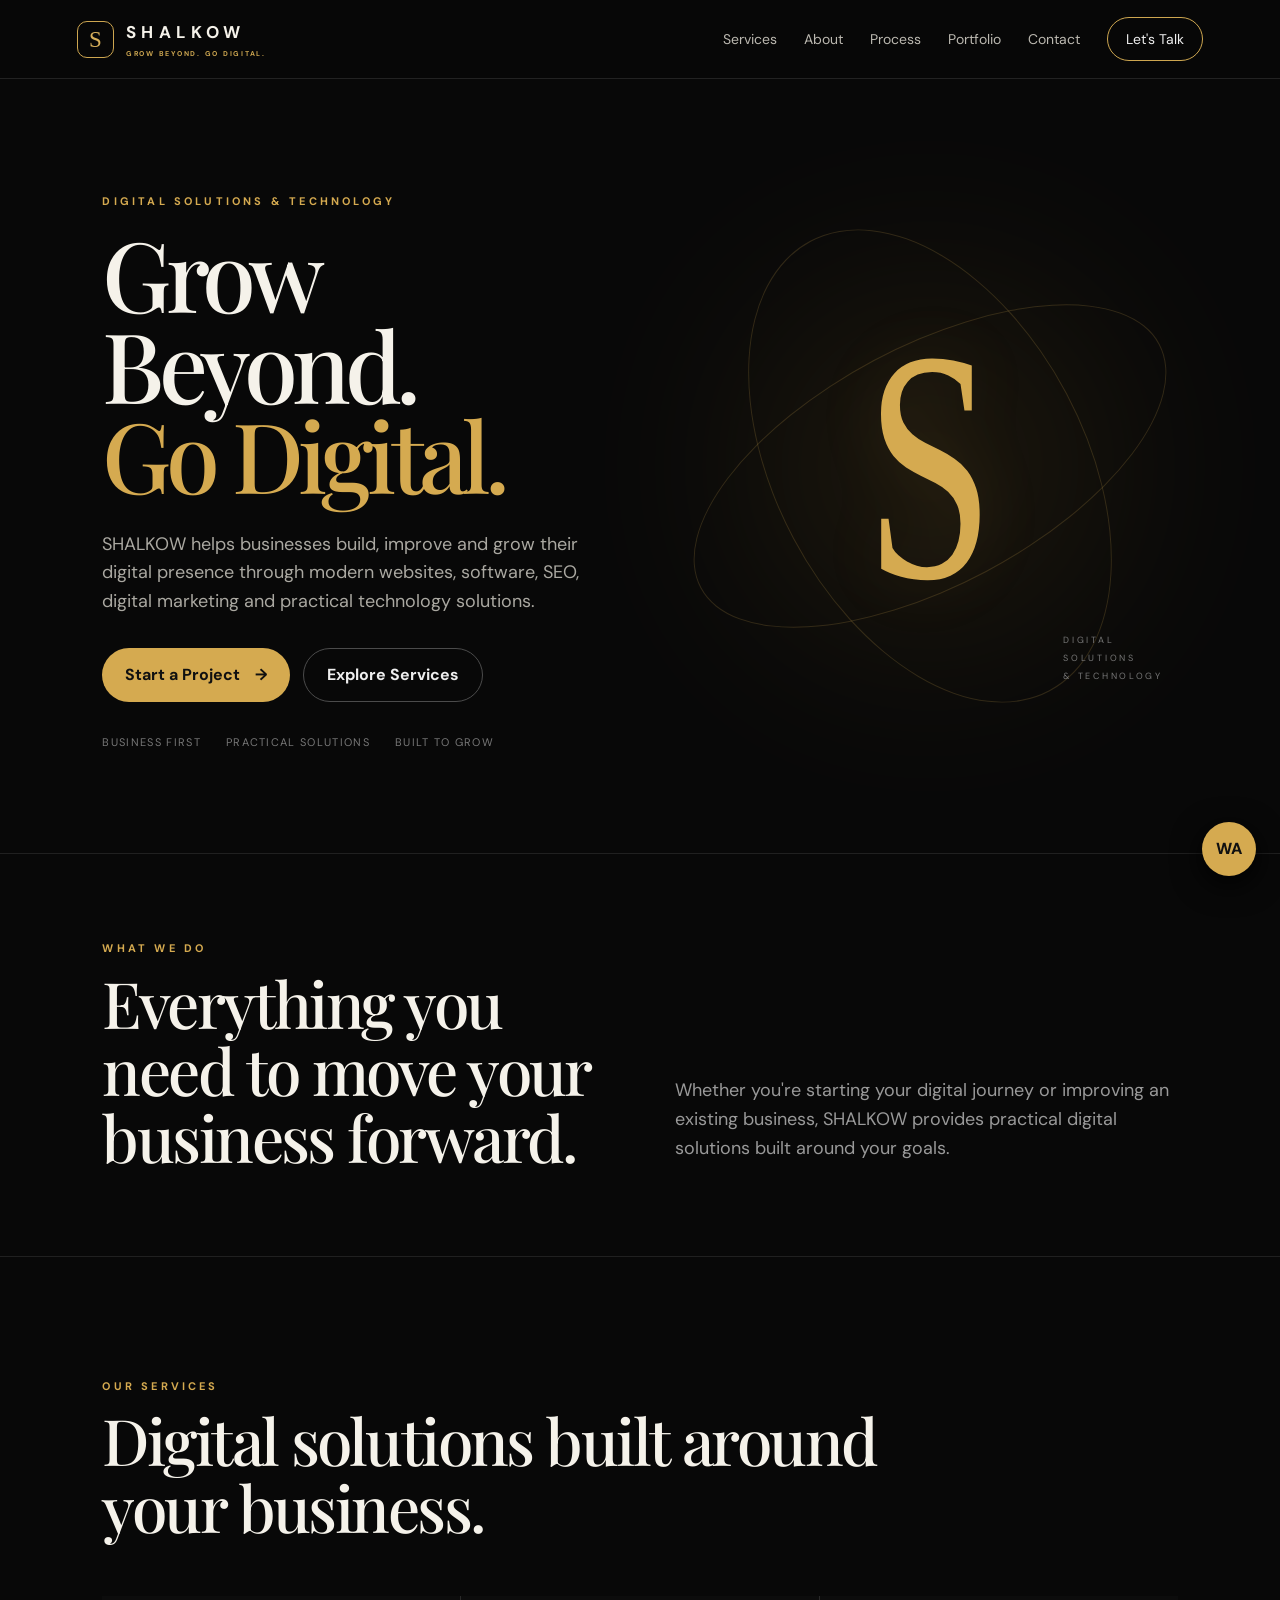
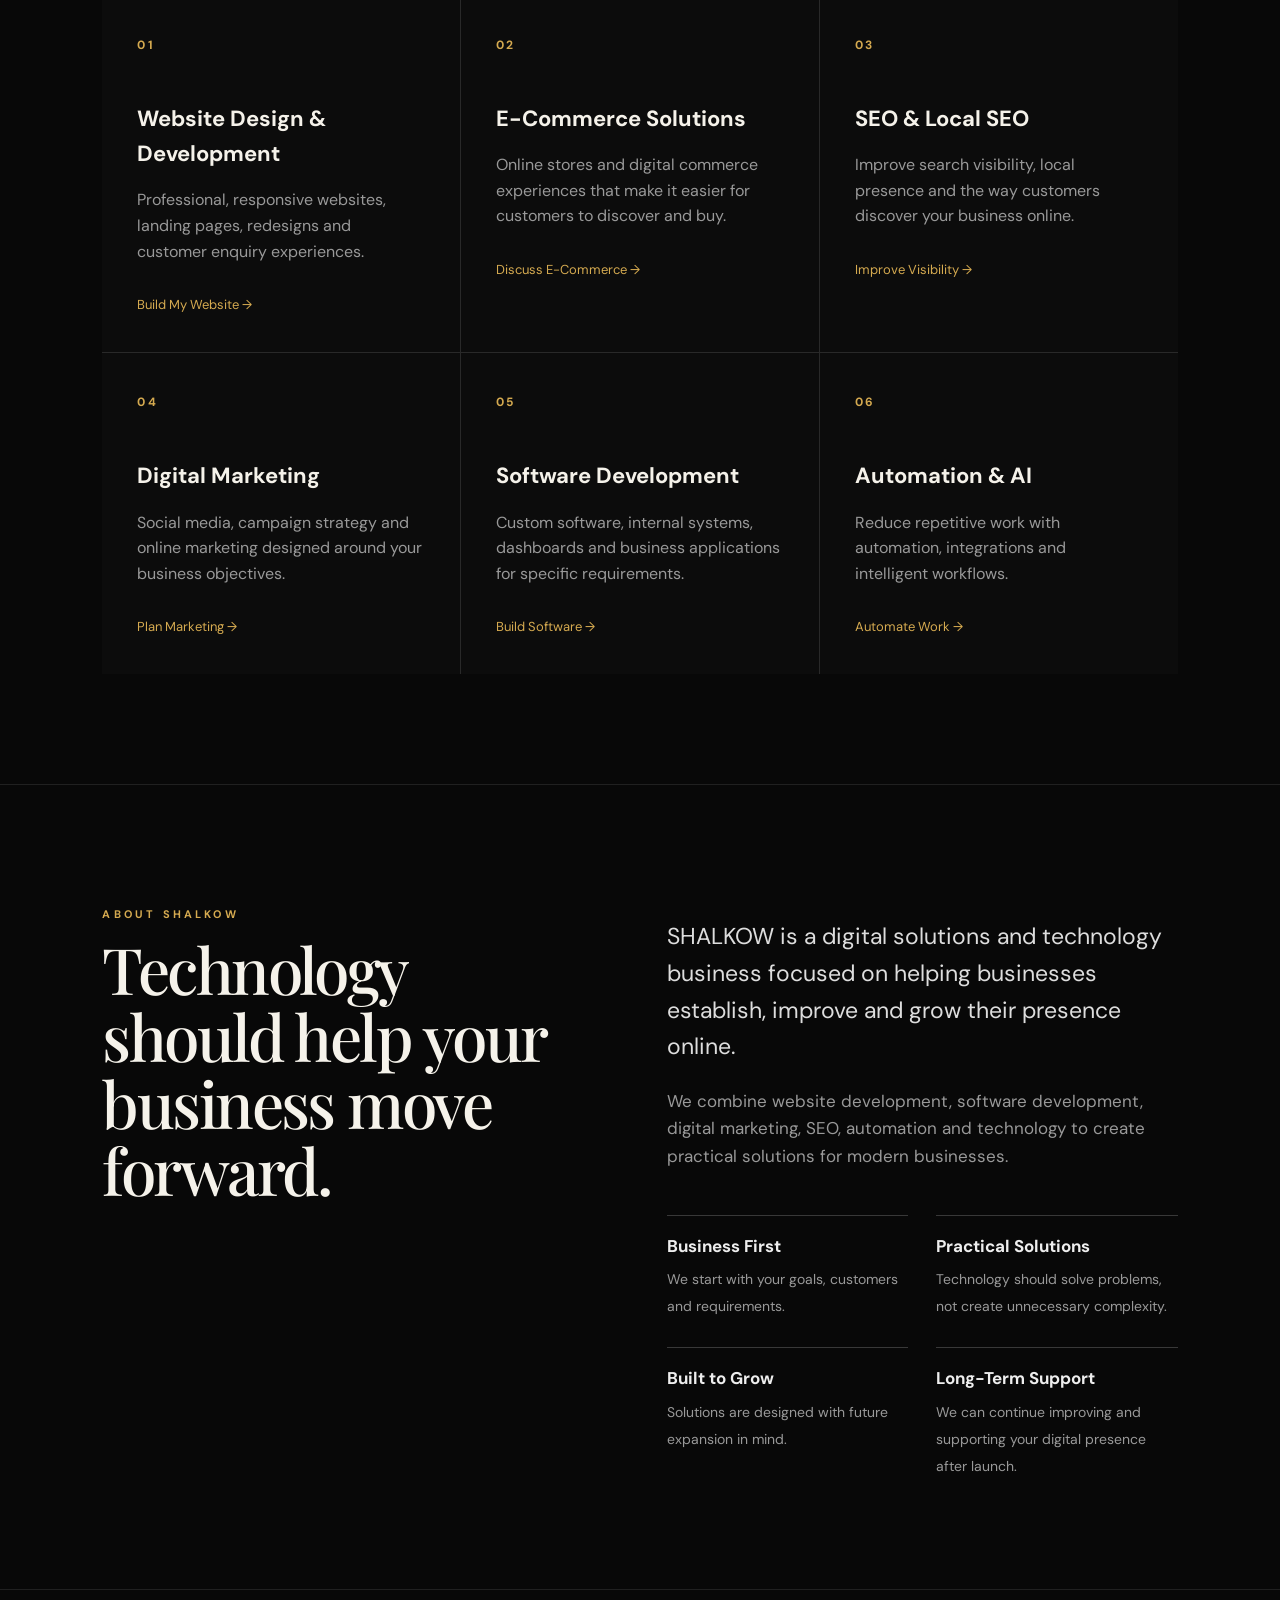
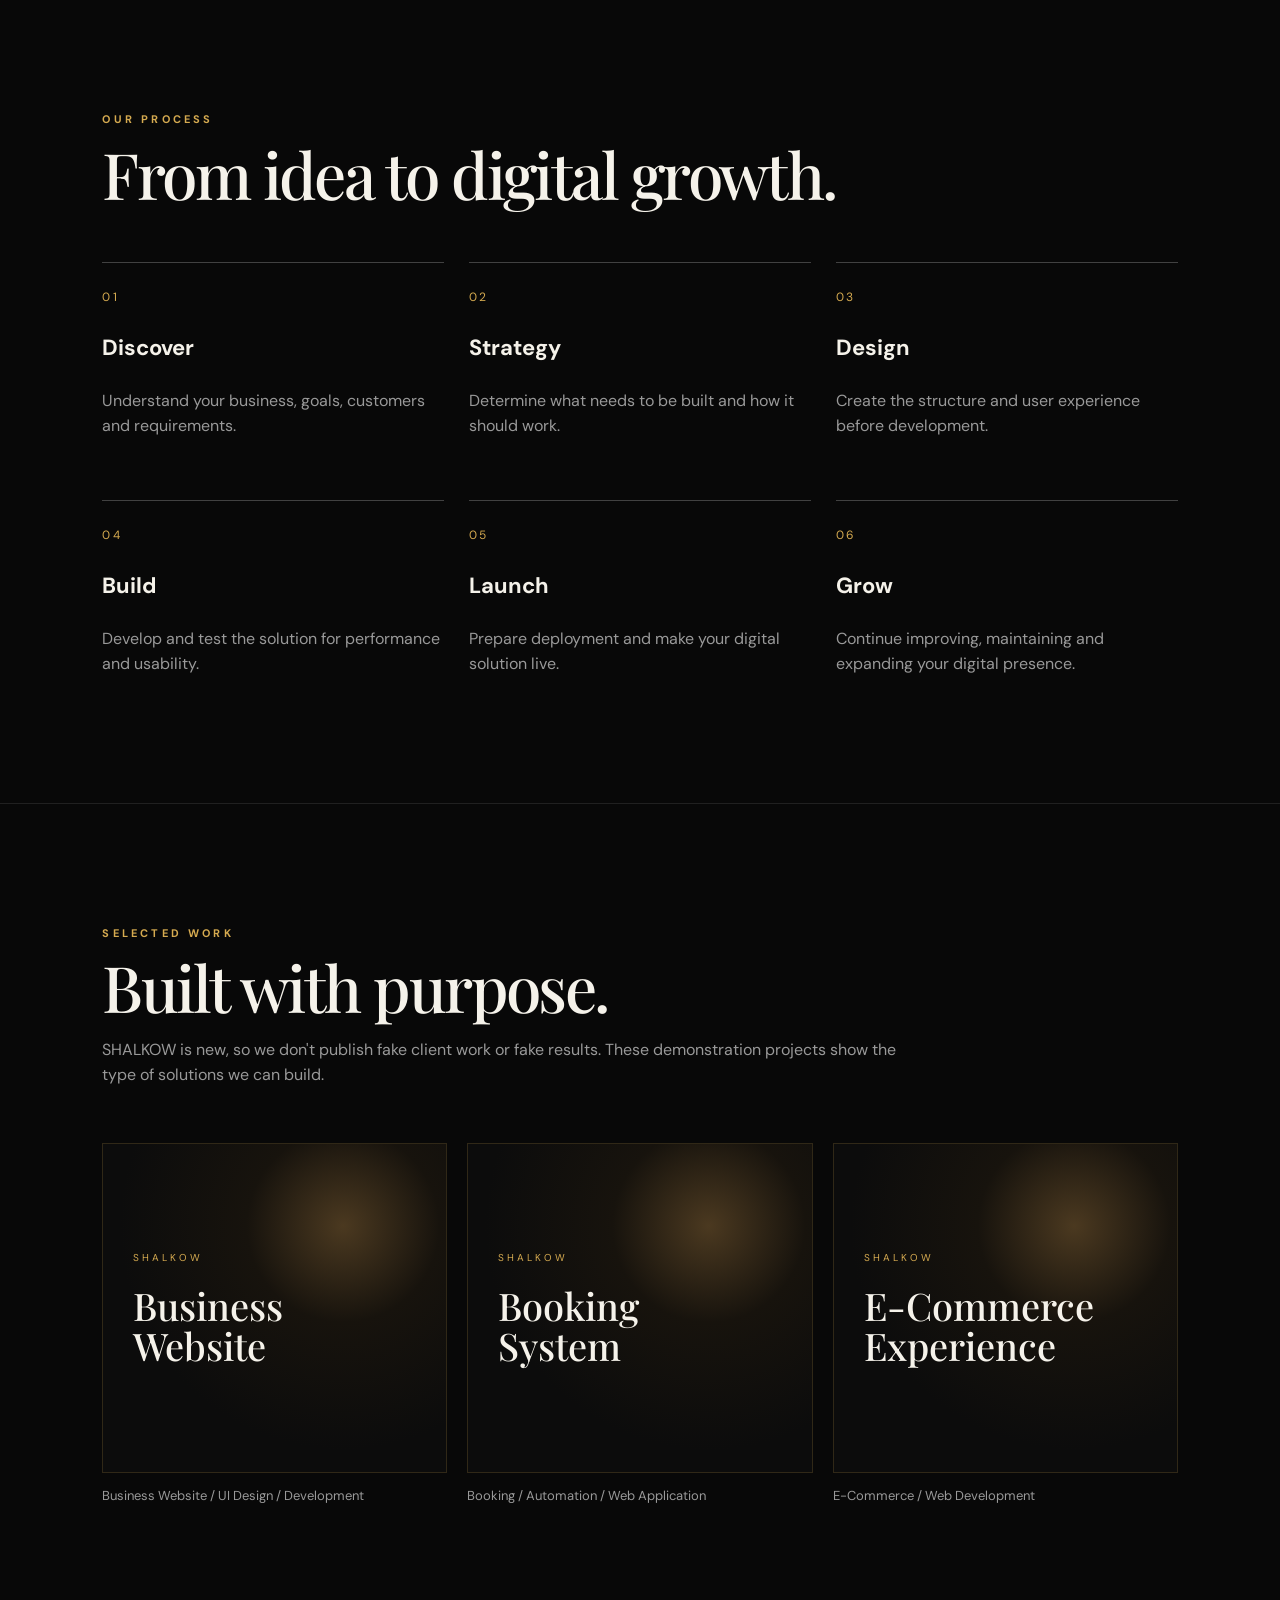
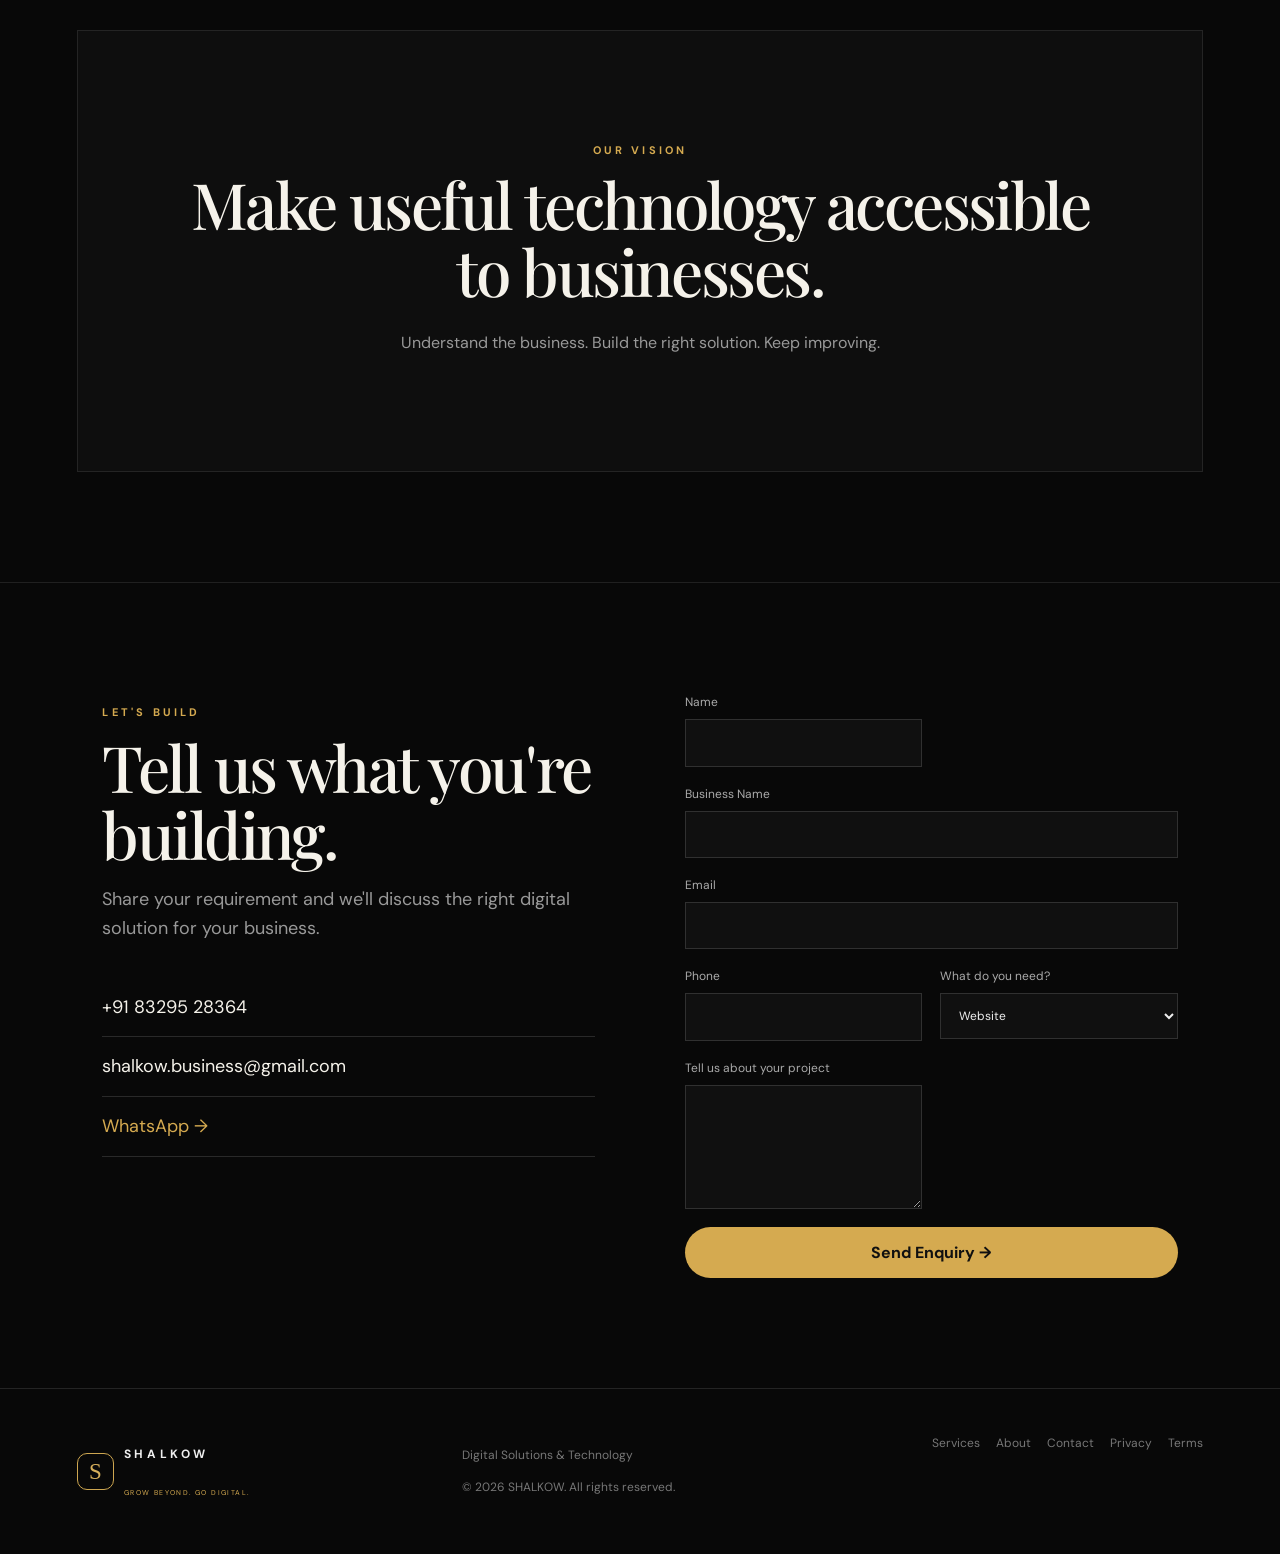
<file: index.html>
<!doctype html>
<html lang="en">
<head>
  <meta charset="utf-8">
  <meta name="viewport" content="width=device-width, initial-scale=1">
<meta name="description" content="SHALKOW is a digital solutions and technology business providing website development, e-commerce, SEO, digital marketing, software development, automation and technology solutions.">  <meta name="theme-color" content="#080808">
  <link rel="canonical" href="https://shalkowbusiness.github.io/shalkow-website/">
  <meta property="og:title" content="SHALKOW — Grow Beyond. Go Digital.">
<meta property="og:description" content="Digital solutions and technology for businesses — websites, SEO, marketing, software and automation.">
<meta property="og:url" content="https://shalkowbusiness.github.io/shalkow-website/">
<meta property="og:type" content="website">
  <meta name="google-site-verification" content="FviCw21MYOHiWgHho11fSCYQDzRrqBjPunHN2qyIDZY" />
  <title>SHALKOW — Grow Beyond. Go Digital.</title>
  <link rel="preconnect" href="https://fonts.googleapis.com">
  <link rel="preconnect" href="https://fonts.gstatic.com" crossorigin>
  <link href="https://fonts.googleapis.com/css2?family=DM+Sans:wght@400;500;600;700&family=Playfair+Display:wght@500;600&display=swap" rel="stylesheet">
  <link rel="stylesheet" href="styles.css">
  <script type="application/ld+json">
{
  "@context": "https://schema.org",
  "@type": "Organization",
  "name": "SHALKOW",
  "url": "https://shalkowbusiness.github.io/shalkow-website/",
  "description": "Digital solutions and technology business providing website development, e-commerce, SEO, digital marketing, software development, automation and technology solutions.",
  "sameAs": [
    "https://www.instagram.com/shalkowbusiness/",
    "https://www.facebook.com/shalkowbusiness/",
    "https://www.youtube.com/@shalkowbusiness"
  ]
}
</script>
</head>
<body>
<header class="header">
  <a href="#home" class="logo" aria-label="SHALKOW home">
    <span class="logo-symbol">S</span>
    <span class="logo-text">SHALKOW<small>GROW BEYOND. GO DIGITAL.</small></span>
  </a>
  <button class="menu-toggle" aria-label="Open menu" aria-expanded="false">☰</button>
  <nav class="nav">
    <a href="#services">Services</a><a href="#about">About</a><a href="#process">Process</a><a href="#portfolio">Portfolio</a><a href="#contact">Contact</a>
    <a class="nav-button" href="https://wa.me/918329528364" target="_blank" rel="noopener">Let's Talk</a>
  </nav>
</header>

<main>
<section id="home" class="hero">
  <div class="hero-copy">
    <p class="kicker">DIGITAL SOLUTIONS & TECHNOLOGY</p>
    <h1>Grow Beyond.<br><em>Go Digital.</em></h1>
    <p class="hero-lead">SHALKOW helps businesses build, improve and grow their digital presence through modern websites, software, SEO, digital marketing and practical technology solutions.</p>
    <div class="buttons">
      <a class="button gold" href="https://wa.me/918329528364?text=Hi%20SHALKOW%2C%20I%27d%20like%20to%20discuss%20a%20project." target="_blank" rel="noopener">Start a Project <span>→</span></a>
      <a class="button outline" href="#services">Explore Services</a>
    </div>
    <div class="hero-points"><span>Business First</span><span>Practical Solutions</span><span>Built to Grow</span></div>
  </div>
  <div class="hero-visual" aria-hidden="true">
    <div class="glow"></div><div class="ring r1"></div><div class="ring r2"></div>
    <div class="hero-s">S</div>
    <div class="visual-label">DIGITAL<br>SOLUTIONS<br>& TECHNOLOGY</div>
  </div>
</section>

<section class="intro">
  <div><p class="kicker">WHAT WE DO</p><h2>Everything you need to move your business forward.</h2></div>
  <p>Whether you're starting your digital journey or improving an existing business, SHALKOW provides practical digital solutions built around your goals.</p>
</section>

<section id="services" class="section">
  <div class="section-head"><p class="kicker">OUR SERVICES</p><h2>Digital solutions built around your business.</h2></div>
  <div class="cards">
    <article class="card"><b>01</b><h3>Website Design & Development</h3><p>Professional, responsive websites, landing pages, redesigns and customer enquiry experiences.</p><a href="#contact">Build My Website →</a></article>
    <article class="card"><b>02</b><h3>E-Commerce Solutions</h3><p>Online stores and digital commerce experiences that make it easier for customers to discover and buy.</p><a href="#contact">Discuss E-Commerce →</a></article>
    <article class="card"><b>03</b><h3>SEO & Local SEO</h3><p>Improve search visibility, local presence and the way customers discover your business online.</p><a href="#contact">Improve Visibility →</a></article>
    <article class="card"><b>04</b><h3>Digital Marketing</h3><p>Social media, campaign strategy and online marketing designed around your business objectives.</p><a href="#contact">Plan Marketing →</a></article>
    <article class="card"><b>05</b><h3>Software Development</h3><p>Custom software, internal systems, dashboards and business applications for specific requirements.</p><a href="#contact">Build Software →</a></article>
    <article class="card"><b>06</b><h3>Automation & AI</h3><p>Reduce repetitive work with automation, integrations and intelligent workflows.</p><a href="#contact">Automate Work →</a></article>
  </div>
</section>

<section id="about" class="split section">
  <div class="sticky-title"><p class="kicker">ABOUT SHALKOW</p><h2>Technology should help your business move forward.</h2></div>
  <div class="body-copy">
    <p class="large">SHALKOW is a digital solutions and technology business focused on helping businesses establish, improve and grow their presence online.</p>
    <p>We combine website development, software development, digital marketing, SEO, automation and technology to create practical solutions for modern businesses.</p>
    <div class="principles"><div><strong>Business First</strong><span>We start with your goals, customers and requirements.</span></div><div><strong>Practical Solutions</strong><span>Technology should solve problems, not create unnecessary complexity.</span></div><div><strong>Built to Grow</strong><span>Solutions are designed with future expansion in mind.</span></div><div><strong>Long-Term Support</strong><span>We can continue improving and supporting your digital presence after launch.</span></div></div>
  </div>
</section>

<section id="process" class="section process">
  <div class="section-head"><p class="kicker">OUR PROCESS</p><h2>From idea to digital growth.</h2></div>
  <div class="steps">
    <div><span>01</span><h3>Discover</h3><p>Understand your business, goals, customers and requirements.</p></div>
    <div><span>02</span><h3>Strategy</h3><p>Determine what needs to be built and how it should work.</p></div>
    <div><span>03</span><h3>Design</h3><p>Create the structure and user experience before development.</p></div>
    <div><span>04</span><h3>Build</h3><p>Develop and test the solution for performance and usability.</p></div>
    <div><span>05</span><h3>Launch</h3><p>Prepare deployment and make your digital solution live.</p></div>
    <div><span>06</span><h3>Grow</h3><p>Continue improving, maintaining and expanding your digital presence.</p></div>
  </div>
</section>

<section id="portfolio" class="section portfolio">
  <div class="section-head"><p class="kicker">SELECTED WORK</p><h2>Built with purpose.</h2><p>SHALKOW is new, so we don't publish fake client work or fake results. These demonstration projects show the type of solutions we can build.</p></div>
  <div class="work-grid">
    <article><div class="mockup"><span>SHALKOW</span><strong>Business<br>Website</strong></div><p>Business Website / UI Design / Development</p></article>
    <article><div class="mockup"><span>SHALKOW</span><strong>Booking<br>System</strong></div><p>Booking / Automation / Web Application</p></article>
    <article><div class="mockup"><span>SHALKOW</span><strong>E-Commerce<br>Experience</strong></div><p>E-Commerce / Web Development</p></article>
  </div>
</section>

<section class="vision">
  <p class="kicker">OUR VISION</p><h2>Make useful technology accessible to businesses.</h2>
  <p>Understand the business. Build the right solution. Keep improving.</p>
</section>

<section id="contact" class="section contact">
  <div><p class="kicker">LET'S BUILD</p><h2>Tell us what you're building.</h2><p>Share your requirement and we'll discuss the right digital solution for your business.</p>
    <div class="contact-links"><a href="tel:+918329528364">+91 83295 28364</a><a href="mailto:shalkow.business@gmail.com">shalkow.business@gmail.com</a><a href="https://wa.me/918329528364" target="_blank" rel="noopener">WhatsApp →</a></div>
  </div>
  <form class="form" action="https://formsubmit.co/shalkow.business@gmail.com" method="POST">
    <input type="hidden" name="_subject" value="New SHALKOW Website Enquiry">
<input type="hidden" name="_captcha" value="false">
    <input type="hidden" name="_next" value="https://shalkowbusiness.github.io/shalkow-website/">
    <label>Name<input name="Name" required></label><label>Business Name<input name="Business Name"></label>
    <label>Email<input type="email" name="Email" required></label><label>Phone<input name="Phone"></label>
    <label>What do you need?<select name="Service"><option>Website</option><option>E-Commerce</option><option>SEO</option><option>Digital Marketing</option><option>Software</option><option>Automation / AI</option><option>Other</option></select></label>
    <label>Tell us about your project<textarea name="Project" rows="5"></textarea></label>
    <button class="button gold" type="submit">Send Enquiry →</button>
  </form>
</section>
</main>

<footer><div class="footer-brand"><span class="logo-symbol">S</span><strong>SHALKOW</strong><small>GROW BEYOND. GO DIGITAL.</small></div><div><p>Digital Solutions & Technology</p><p>© 2026 SHALKOW. All rights reserved.</p></div><div class="footer-links"><a href="#services">Services</a><a href="#about">About</a><a href="#contact">Contact</a><a href="privacy.html">Privacy</a><a href="terms.html">Terms</a></div></footer>
<a class="wa-float" href="https://wa.me/918329528364" target="_blank" rel="noopener" aria-label="Chat on WhatsApp">WA</a>
<script src="script.js"></script>
</body>
</html>
</file>
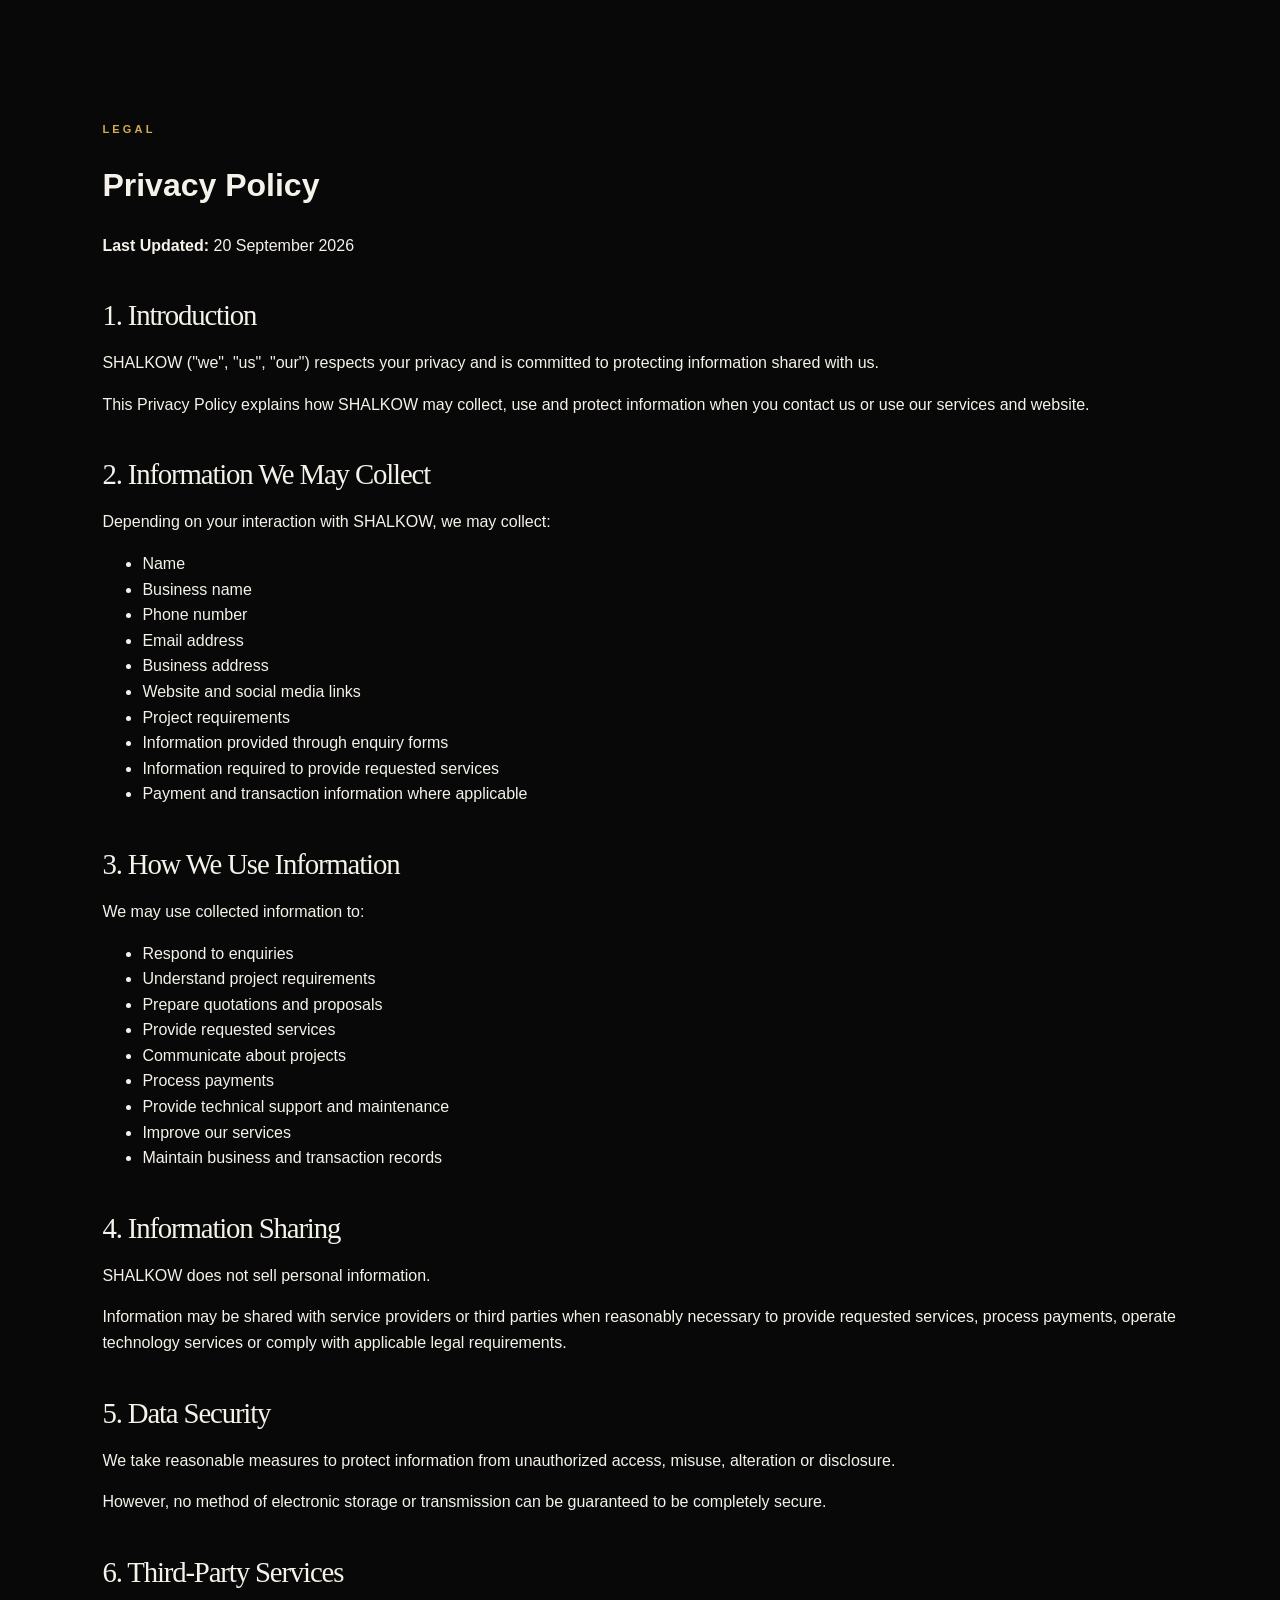
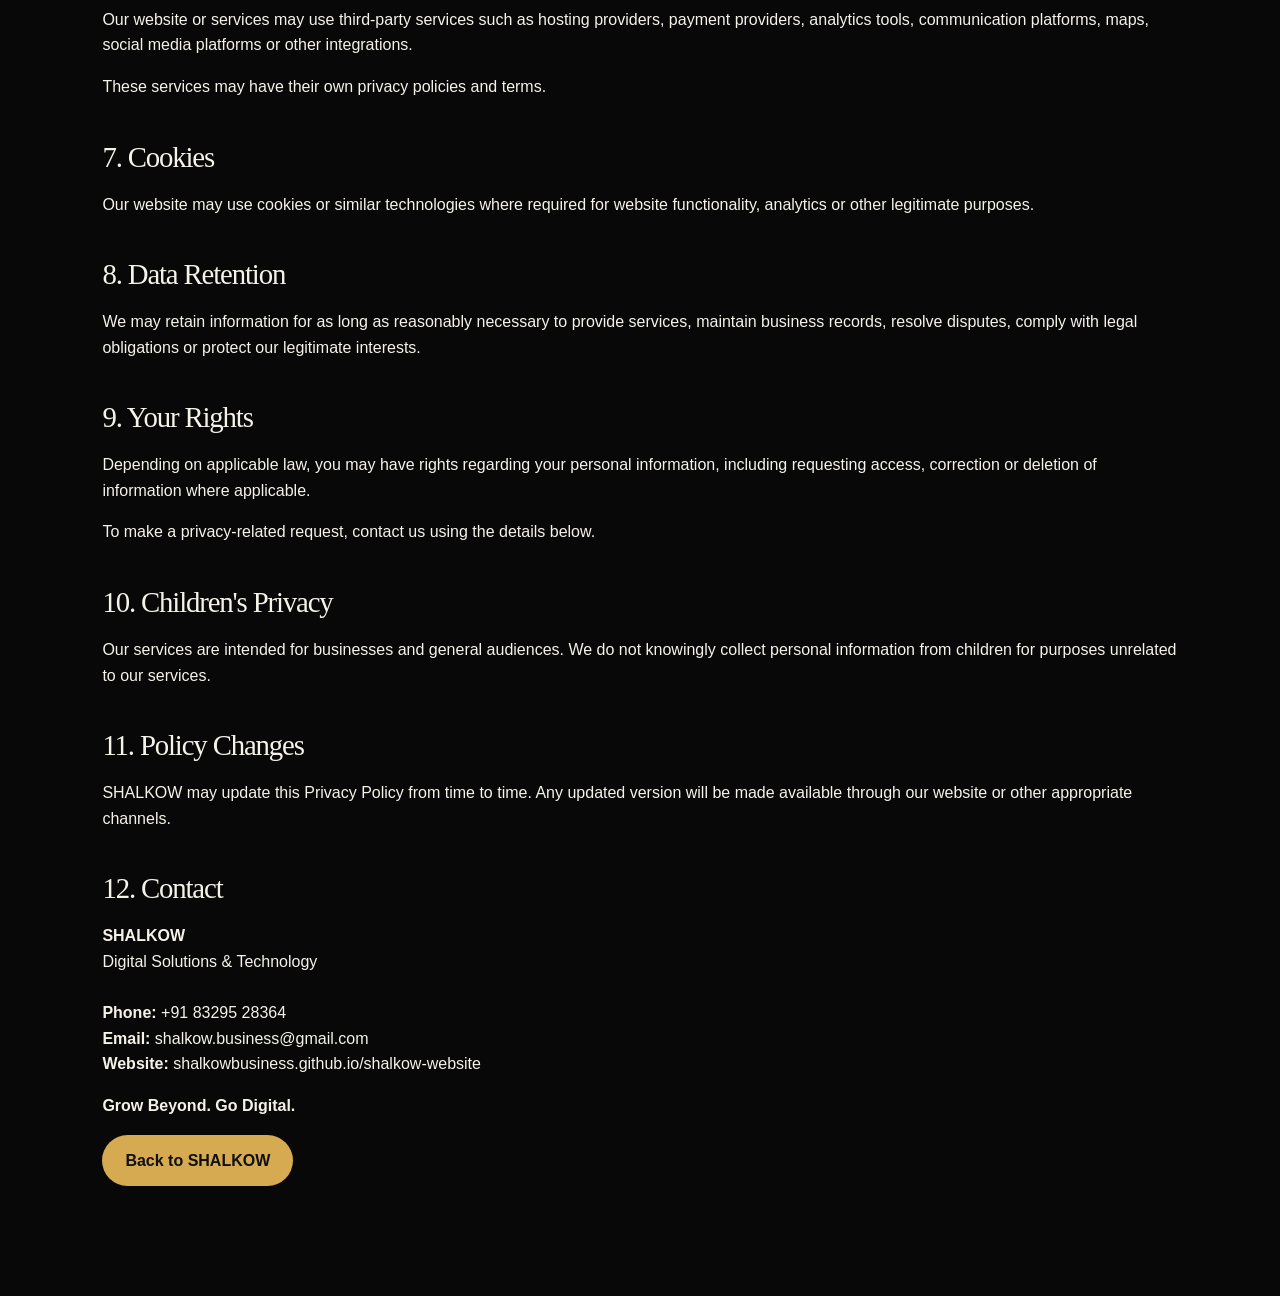
<file: privacy.html>
<!doctype html>
<html lang="en">
<head>
  <meta charset="utf-8">
  <meta name="viewport" content="width=device-width, initial-scale=1">
  <title>Privacy Policy | SHALKOW</title>
  <link rel="stylesheet" href="styles.css">
</head>

<body>

<main class="section legal-page">

  <p class="kicker">LEGAL</p>

  <h1>Privacy Policy</h1>

  <p><strong>Last Updated:</strong> 20 September 2026</p>

  <h2>1. Introduction</h2>
  <p>
    SHALKOW ("we", "us", "our") respects your privacy and is committed to
    protecting information shared with us.
  </p>
  <p>
    This Privacy Policy explains how SHALKOW may collect, use and protect
    information when you contact us or use our services and website.
  </p>

  <h2>2. Information We May Collect</h2>
  <p>Depending on your interaction with SHALKOW, we may collect:</p>
  <ul>
    <li>Name</li>
    <li>Business name</li>
    <li>Phone number</li>
    <li>Email address</li>
    <li>Business address</li>
    <li>Website and social media links</li>
    <li>Project requirements</li>
    <li>Information provided through enquiry forms</li>
    <li>Information required to provide requested services</li>
    <li>Payment and transaction information where applicable</li>
  </ul>

  <h2>3. How We Use Information</h2>
  <p>We may use collected information to:</p>
  <ul>
    <li>Respond to enquiries</li>
    <li>Understand project requirements</li>
    <li>Prepare quotations and proposals</li>
    <li>Provide requested services</li>
    <li>Communicate about projects</li>
    <li>Process payments</li>
    <li>Provide technical support and maintenance</li>
    <li>Improve our services</li>
    <li>Maintain business and transaction records</li>
  </ul>

  <h2>4. Information Sharing</h2>
  <p>
    SHALKOW does not sell personal information.
  </p>
  <p>
    Information may be shared with service providers or third parties when
    reasonably necessary to provide requested services, process payments,
    operate technology services or comply with applicable legal requirements.
  </p>

  <h2>5. Data Security</h2>
  <p>
    We take reasonable measures to protect information from unauthorized
    access, misuse, alteration or disclosure.
  </p>
  <p>
    However, no method of electronic storage or transmission can be guaranteed
    to be completely secure.
  </p>

  <h2>6. Third-Party Services</h2>
  <p>
    Our website or services may use third-party services such as hosting
    providers, payment providers, analytics tools, communication platforms,
    maps, social media platforms or other integrations.
  </p>
  <p>
    These services may have their own privacy policies and terms.
  </p>

  <h2>7. Cookies</h2>
  <p>
    Our website may use cookies or similar technologies where required for
    website functionality, analytics or other legitimate purposes.
  </p>

  <h2>8. Data Retention</h2>
  <p>
    We may retain information for as long as reasonably necessary to provide
    services, maintain business records, resolve disputes, comply with legal
    obligations or protect our legitimate interests.
  </p>

  <h2>9. Your Rights</h2>
  <p>
    Depending on applicable law, you may have rights regarding your personal
    information, including requesting access, correction or deletion of
    information where applicable.
  </p>
  <p>
    To make a privacy-related request, contact us using the details below.
  </p>

  <h2>10. Children's Privacy</h2>
  <p>
    Our services are intended for businesses and general audiences. We do not
    knowingly collect personal information from children for purposes
    unrelated to our services.
  </p>

  <h2>11. Policy Changes</h2>
  <p>
    SHALKOW may update this Privacy Policy from time to time. Any updated
    version will be made available through our website or other appropriate
    channels.
  </p>

  <h2>12. Contact</h2>

  <p>
    <strong>SHALKOW</strong><br>
    Digital Solutions &amp; Technology<br><br>

    <strong>Phone:</strong> +91 83295 28364<br>
    <strong>Email:</strong> shalkow.business@gmail.com<br>
    <strong>Website:</strong>
    <a href="https://shalkowbusiness.github.io/shalkow-website/">
      shalkowbusiness.github.io/shalkow-website
    </a>
  </p>

  <p><strong>Grow Beyond. Go Digital.</strong></p>

  <a class="button gold" href="index.html">Back to SHALKOW</a>

</main>

</body>
</html>
</file>
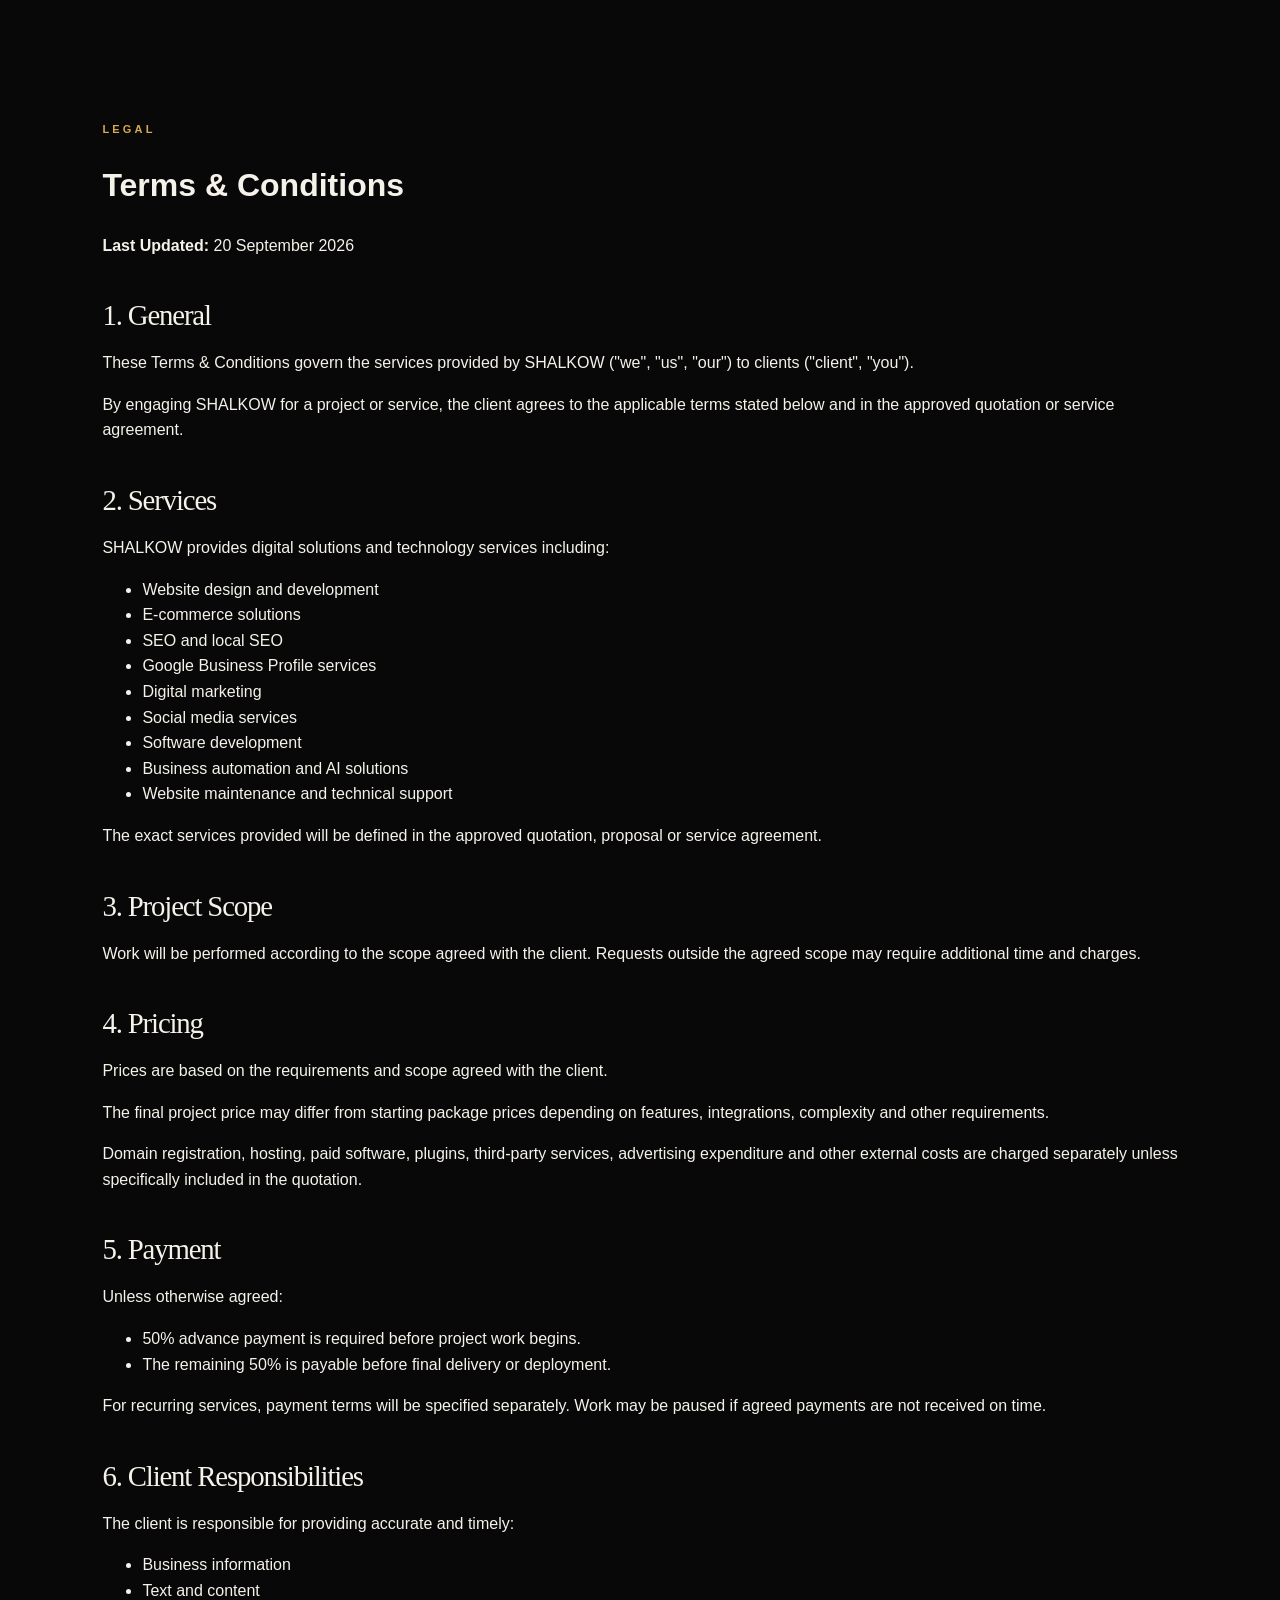
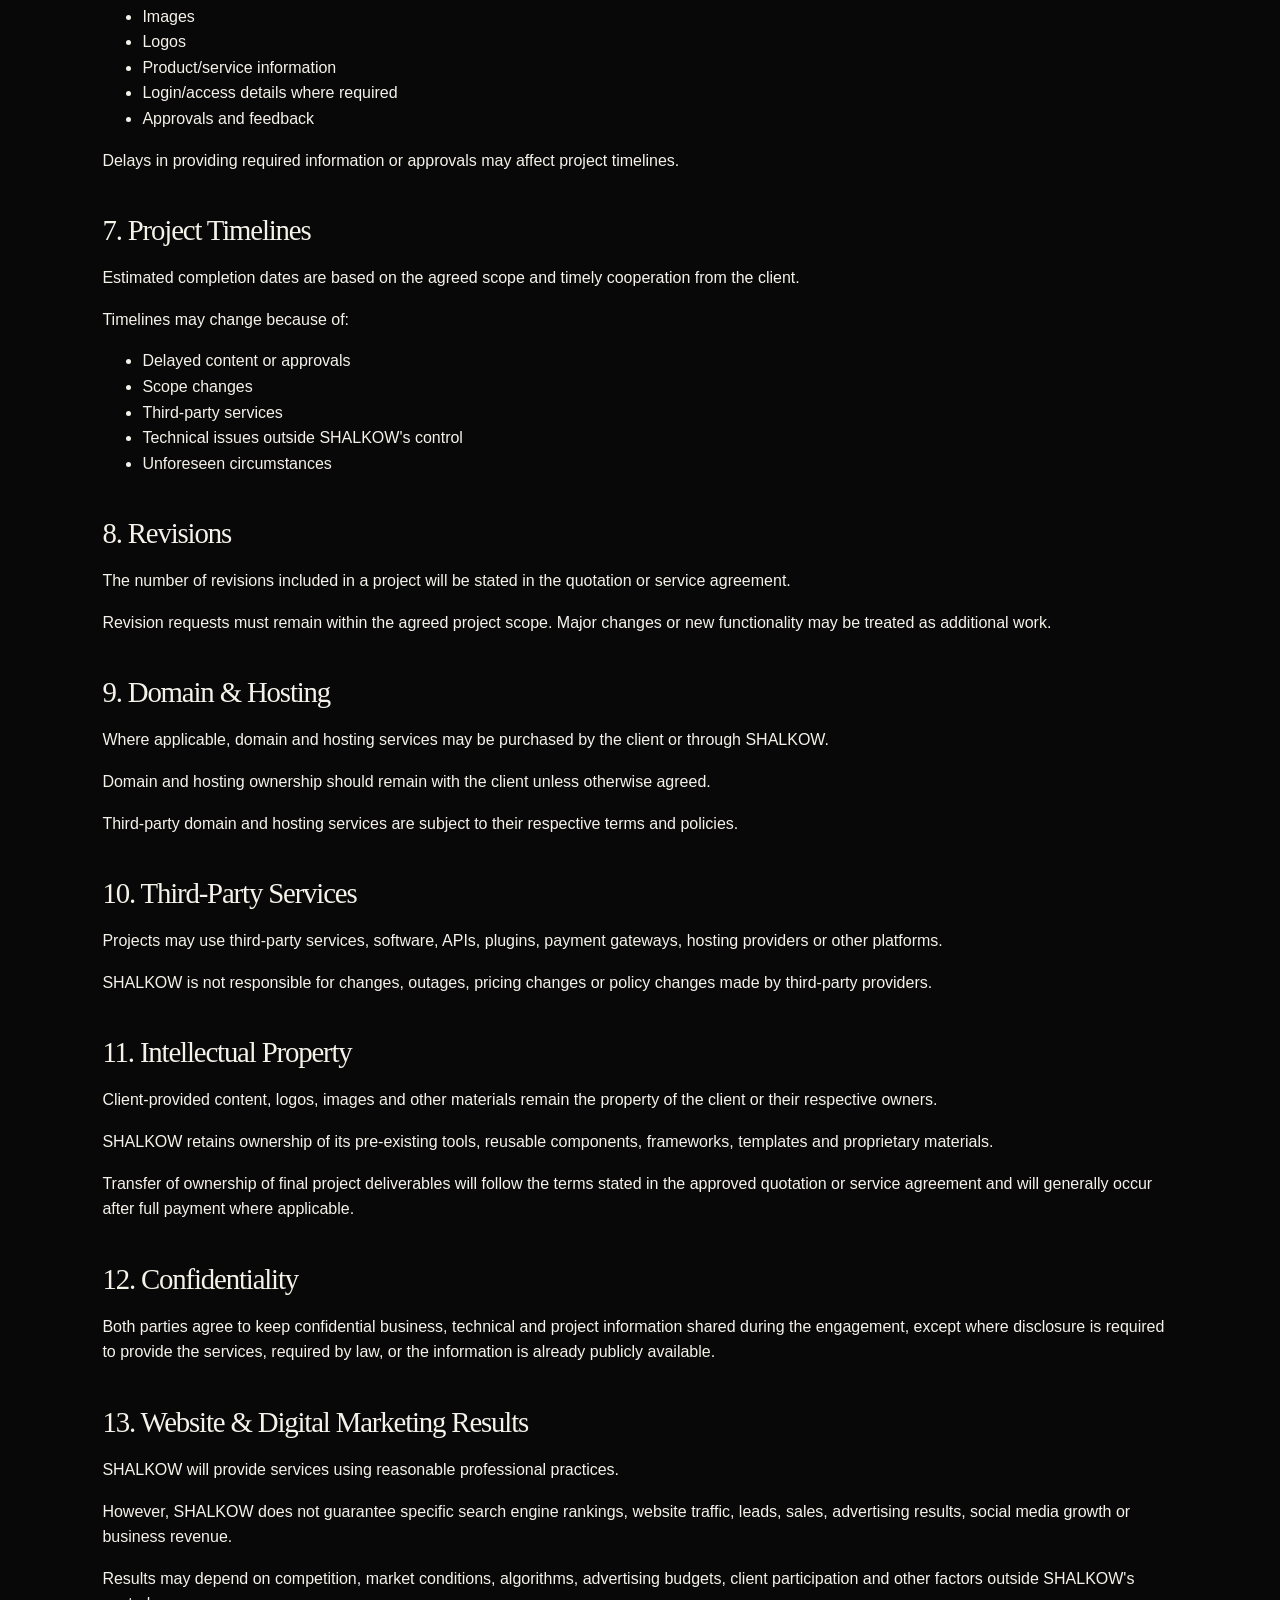
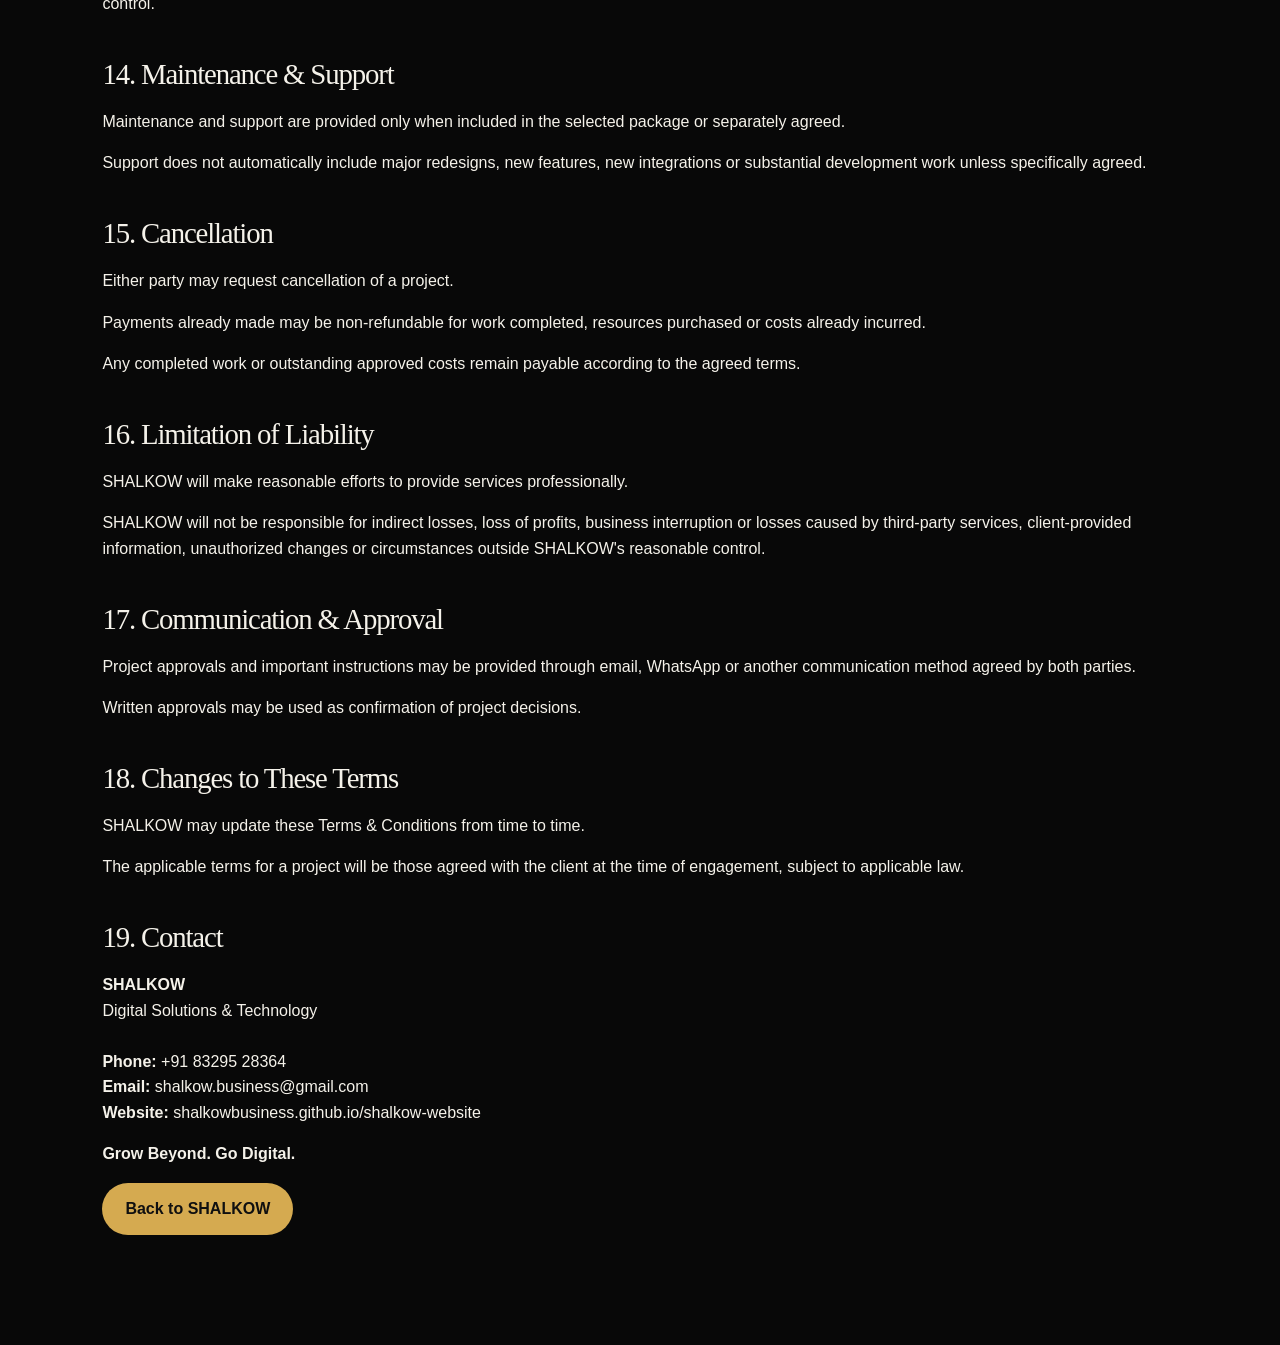
<file: terms.html>
<!doctype html>
<html lang="en">
<head>
  <meta charset="utf-8">
  <meta name="viewport" content="width=device-width, initial-scale=1">
  <title>Terms &amp; Conditions | SHALKOW</title>
  <link rel="stylesheet" href="styles.css">
</head>

<body>

<main class="section legal-page">

  <p class="kicker">LEGAL</p>

  <h1>Terms &amp; Conditions</h1>

  <p><strong>Last Updated:</strong> 20 September 2026</p>

  <h2>1. General</h2>
  <p>
    These Terms &amp; Conditions govern the services provided by SHALKOW
    ("we", "us", "our") to clients ("client", "you").
  </p>
  <p>
    By engaging SHALKOW for a project or service, the client agrees to the
    applicable terms stated below and in the approved quotation or service
    agreement.
  </p>

  <h2>2. Services</h2>
  <p>SHALKOW provides digital solutions and technology services including:</p>
  <ul>
    <li>Website design and development</li>
    <li>E-commerce solutions</li>
    <li>SEO and local SEO</li>
    <li>Google Business Profile services</li>
    <li>Digital marketing</li>
    <li>Social media services</li>
    <li>Software development</li>
    <li>Business automation and AI solutions</li>
    <li>Website maintenance and technical support</li>
  </ul>
  <p>
    The exact services provided will be defined in the approved quotation,
    proposal or service agreement.
  </p>

  <h2>3. Project Scope</h2>
  <p>
    Work will be performed according to the scope agreed with the client.
    Requests outside the agreed scope may require additional time and charges.
  </p>

  <h2>4. Pricing</h2>
  <p>
    Prices are based on the requirements and scope agreed with the client.
  </p>
  <p>
    The final project price may differ from starting package prices depending
    on features, integrations, complexity and other requirements.
  </p>
  <p>
    Domain registration, hosting, paid software, plugins, third-party
    services, advertising expenditure and other external costs are charged
    separately unless specifically included in the quotation.
  </p>

  <h2>5. Payment</h2>
  <p>Unless otherwise agreed:</p>
  <ul>
    <li>50% advance payment is required before project work begins.</li>
    <li>The remaining 50% is payable before final delivery or deployment.</li>
  </ul>
  <p>
    For recurring services, payment terms will be specified separately.
    Work may be paused if agreed payments are not received on time.
  </p>

  <h2>6. Client Responsibilities</h2>
  <p>The client is responsible for providing accurate and timely:</p>
  <ul>
    <li>Business information</li>
    <li>Text and content</li>
    <li>Images</li>
    <li>Logos</li>
    <li>Product/service information</li>
    <li>Login/access details where required</li>
    <li>Approvals and feedback</li>
  </ul>
  <p>
    Delays in providing required information or approvals may affect project
    timelines.
  </p>

  <h2>7. Project Timelines</h2>
  <p>
    Estimated completion dates are based on the agreed scope and timely
    cooperation from the client.
  </p>
  <p>Timelines may change because of:</p>
  <ul>
    <li>Delayed content or approvals</li>
    <li>Scope changes</li>
    <li>Third-party services</li>
    <li>Technical issues outside SHALKOW's control</li>
    <li>Unforeseen circumstances</li>
  </ul>

  <h2>8. Revisions</h2>
  <p>
    The number of revisions included in a project will be stated in the
    quotation or service agreement.
  </p>
  <p>
    Revision requests must remain within the agreed project scope.
    Major changes or new functionality may be treated as additional work.
  </p>

  <h2>9. Domain &amp; Hosting</h2>
  <p>
    Where applicable, domain and hosting services may be purchased by the
    client or through SHALKOW.
  </p>
  <p>
    Domain and hosting ownership should remain with the client unless
    otherwise agreed.
  </p>
  <p>
    Third-party domain and hosting services are subject to their respective
    terms and policies.
  </p>

  <h2>10. Third-Party Services</h2>
  <p>
    Projects may use third-party services, software, APIs, plugins, payment
    gateways, hosting providers or other platforms.
  </p>
  <p>
    SHALKOW is not responsible for changes, outages, pricing changes or policy
    changes made by third-party providers.
  </p>

  <h2>11. Intellectual Property</h2>
  <p>
    Client-provided content, logos, images and other materials remain the
    property of the client or their respective owners.
  </p>
  <p>
    SHALKOW retains ownership of its pre-existing tools, reusable components,
    frameworks, templates and proprietary materials.
  </p>
  <p>
    Transfer of ownership of final project deliverables will follow the terms
    stated in the approved quotation or service agreement and will generally
    occur after full payment where applicable.
  </p>

  <h2>12. Confidentiality</h2>
  <p>
    Both parties agree to keep confidential business, technical and project
    information shared during the engagement, except where disclosure is
    required to provide the services, required by law, or the information is
    already publicly available.
  </p>

  <h2>13. Website &amp; Digital Marketing Results</h2>
  <p>
    SHALKOW will provide services using reasonable professional practices.
  </p>
  <p>
    However, SHALKOW does not guarantee specific search engine rankings,
    website traffic, leads, sales, advertising results, social media growth
    or business revenue.
  </p>
  <p>
    Results may depend on competition, market conditions, algorithms,
    advertising budgets, client participation and other factors outside
    SHALKOW's control.
  </p>

  <h2>14. Maintenance &amp; Support</h2>
  <p>
    Maintenance and support are provided only when included in the selected
    package or separately agreed.
  </p>
  <p>
    Support does not automatically include major redesigns, new features,
    new integrations or substantial development work unless specifically
    agreed.
  </p>

  <h2>15. Cancellation</h2>
  <p>
    Either party may request cancellation of a project.
  </p>
  <p>
    Payments already made may be non-refundable for work completed, resources
    purchased or costs already incurred.
  </p>
  <p>
    Any completed work or outstanding approved costs remain payable according
    to the agreed terms.
  </p>

  <h2>16. Limitation of Liability</h2>
  <p>
    SHALKOW will make reasonable efforts to provide services professionally.
  </p>
  <p>
    SHALKOW will not be responsible for indirect losses, loss of profits,
    business interruption or losses caused by third-party services,
    client-provided information, unauthorized changes or circumstances outside
    SHALKOW's reasonable control.
  </p>

  <h2>17. Communication &amp; Approval</h2>
  <p>
    Project approvals and important instructions may be provided through
    email, WhatsApp or another communication method agreed by both parties.
  </p>
  <p>
    Written approvals may be used as confirmation of project decisions.
  </p>

  <h2>18. Changes to These Terms</h2>
  <p>
    SHALKOW may update these Terms &amp; Conditions from time to time.
  </p>
  <p>
    The applicable terms for a project will be those agreed with the client
    at the time of engagement, subject to applicable law.
  </p>

  <h2>19. Contact</h2>

  <p>
    <strong>SHALKOW</strong><br>
    Digital Solutions &amp; Technology<br><br>

    <strong>Phone:</strong> +91 83295 28364<br>
    <strong>Email:</strong> shalkow.business@gmail.com<br>
    <strong>Website:</strong>
    <a href="https://shalkowbusiness.github.io/shalkow-website/">
      shalkowbusiness.github.io/shalkow-website
    </a>
  </p>

  <p><strong>Grow Beyond. Go Digital.</strong></p>

  <a class="button gold" href="index.html">Back to SHALKOW</a>

</main>

</body>
</html>
</file>
<file: styles.css>
*{box-sizing:border-box}html{scroll-behavior:smooth}body{margin:0;background:#080808;color:#f5f2ea;font-family:"DM Sans",Arial,sans-serif;line-height:1.6}a{text-decoration:none;color:inherit}button,input,textarea,select{font:inherit}.header{position:sticky;top:0;z-index:20;display:flex;align-items:center;justify-content:space-between;padding:17px 6%;background:rgba(8,8,8,.9);backdrop-filter:blur(18px);border-bottom:1px solid #222}.logo{display:flex;align-items:center;gap:12px}.logo-symbol{display:grid;place-items:center;width:37px;height:37px;border:1px solid #cda650;border-radius:10px;color:#d8b05b;font-family:Georgia,serif;font-size:23px}.logo-text{font-size:17px;letter-spacing:.32em;font-weight:700}.logo-text small{display:block;font-size:7px;letter-spacing:.25em;color:#cda650;margin-top:2px}.nav{display:flex;align-items:center;gap:27px;color:#bbb8b0;font-size:14px}.nav a:hover{color:#e2b75d}.nav-button{border:1px solid #cda650!important;padding:10px 18px;border-radius:30px;color:#eee!important}.menu-toggle{display:none;background:none;border:0;color:#fff;font-size:25px}.kicker{font-size:11px;letter-spacing:.29em;color:#d5aa50;font-weight:700}.hero{min-height:86vh;display:grid;grid-template-columns:1.02fr .98fr;align-items:center;padding:75px 8%;gap:4rem;overflow:hidden}.hero h1{font-size:clamp(58px,7.6vw,112px);line-height:.93;letter-spacing:-.06em;margin:18px 0 30px;font-family:"Playfair Display",Georgia,serif;font-weight:500}.hero h1 em{font-style:normal;color:#d5aa50}.hero-lead{max-width:680px;color:#aaa8a1;font-size:18px}.buttons{display:flex;gap:13px;margin:32px 0}.button{display:inline-flex;align-items:center;justify-content:center;gap:15px;padding:13px 23px;border-radius:30px;border:0;font-weight:700;cursor:pointer}.button.gold{background:#d5aa50;color:#101010}.button.outline{border:1px solid #4b4b4b;color:#eee}.hero-points{display:flex;gap:25px;flex-wrap:wrap;color:#777;font-size:11px;letter-spacing:.12em;text-transform:uppercase}.hero-visual{height:520px;position:relative;display:grid;place-items:center}.glow{position:absolute;width:340px;height:340px;background:#c99b3f;filter:blur(110px);opacity:.12;border-radius:50%}.hero-s{font:400 330px/1 Georgia,serif;color:#d5aa50;z-index:2;text-shadow:0 0 80px #d5aa5020;transform:scaleX(.7)}.ring{position:absolute;border:1px solid #d5aa5030;border-radius:50%;transform:rotate(-28deg)}.r1{width:520px;height:240px}.r2{width:310px;height:510px}.visual-label{position:absolute;right:3%;bottom:8%;font-size:9px;letter-spacing:.3em;color:#777;line-height:2}.intro{display:grid;grid-template-columns:1fr 1fr;gap:70px;padding:75px 8%;border-top:1px solid #202020;border-bottom:1px solid #202020}.intro h2,.section h2,.vision h2{font:500 clamp(40px,5vw,70px)/1.05 "Playfair Display",Georgia,serif;letter-spacing:-.04em;margin:10px 0}.intro>p{align-self:end;color:#999;font-size:18px;max-width:620px}.section{max-width:1450px;margin:auto;padding:110px 8%}.section-head{max-width:820px;margin-bottom:55px}.section-head>p:last-child{color:#999}.cards{display:grid;grid-template-columns:repeat(3,1fr);gap:1px;background:#292929}.card{background:#0c0c0c;padding:35px;min-height:285px;transition:.25s}.card:hover{background:#121212;transform:translateY(-3px)}.card b,.steps span{color:#d5aa50;font-size:12px;letter-spacing:.18em}.card h3{font-size:22px;margin:45px 0 12px}.card p{color:#999}.card a{display:inline-block;margin-top:15px;color:#d5aa50;font-size:13px}.split{display:grid;grid-template-columns:1fr 1.1fr;gap:100px;border-top:1px solid #202020}.sticky-title h2{font:500 clamp(40px,5vw,65px)/1.05 "Playfair Display",Georgia,serif}.body-copy{color:#999;font-size:17px}.body-copy .large{font-size:23px;color:#ddd}.principles{display:grid;grid-template-columns:1fr 1fr;gap:28px;margin-top:45px}.principles div{border-top:1px solid #383838;padding-top:17px}.principles strong{display:block;color:#eee;margin-bottom:5px}.principles span{font-size:14px}.process{border-top:1px solid #202020}.steps{display:grid;grid-template-columns:repeat(3,1fr);gap:45px 25px}.steps div{border-top:1px solid #414141;padding-top:20px}.steps h3{font-size:22px}.steps p{color:#999}.portfolio{border-top:1px solid #202020}.work-grid{display:grid;grid-template-columns:repeat(3,1fr);gap:20px}.work-grid article p{color:#999;font-size:13px}.mockup{height:330px;background:radial-gradient(circle at 70% 25%,#4b3920,#17130d 28%,#0c0c0c 65%);border:1px solid #302817;display:flex;flex-direction:column;justify-content:center;padding:30px}.mockup span{font-size:10px;letter-spacing:.3em;color:#d5aa50}.mockup strong{font:500 38px/1.05 "Playfair Display",Georgia,serif;margin-top:20px}.vision{margin:0 6% 110px;padding:100px 8%;text-align:center;background:#0e0e0e;border:1px solid #242424}.vision h2{max-width:900px;margin:10px auto 25px}.vision>p:last-child{color:#999}.contact{display:grid;grid-template-columns:1fr 1fr;gap:90px;border-top:1px solid #202020}.contact>div>p:not(.kicker){color:#999;font-size:18px}.contact-links{display:flex;flex-direction:column;margin-top:35px}.contact-links a{padding:15px 0;border-bottom:1px solid #292929;font-size:18px}.contact-links a:last-child{color:#d5aa50}.form{display:grid;grid-template-columns:1fr 1fr;gap:18px}.form label{font-size:12px;color:#aaa}.form label:nth-child(5),.form label:nth-child(6),.form button{grid-column:1/-1}.form input,.form textarea,.form select{display:block;width:100%;margin-top:7px;background:#101010;border:1px solid #303030;color:#eee;padding:13px 14px;outline:0}.form input:focus,.form textarea:focus,.form select:focus{border-color:#d5aa50}.form textarea{resize:vertical}footer{display:grid;grid-template-columns:1fr 1fr 1fr;gap:30px;padding:45px 6%;border-top:1px solid #242424;color:#777;font-size:12px}.footer-brand{display:grid;grid-template-columns:auto 1fr;align-items:center;column-gap:10px}.footer-brand .logo-symbol{grid-row:span 2}.footer-brand strong{letter-spacing:.3em;color:#eee}.footer-brand small{font-size:7px;letter-spacing:.2em;color:#d5aa50}.footer-links{display:flex;gap:16px;justify-content:flex-end;flex-wrap:wrap}.wa-float{position:fixed;right:24px;bottom:24px;z-index:15;width:54px;height:54px;border-radius:50%;display:grid;place-items:center;background:#d5aa50;color:#111;font-weight:800;box-shadow:0 8px 30px #000}.nav.scrolled{}@media(max-width:900px){.nav{display:none}.nav.open{position:absolute;top:70px;left:0;right:0;display:flex;flex-direction:column;align-items:stretch;background:#0b0b0b;padding:20px 6%;border-bottom:1px solid #292929}.menu-toggle{display:block}.hero,.intro,.split,.contact{grid-template-columns:1fr}.hero{padding-top:60px}.hero-visual{height:360px}.hero-s{font-size:230px}.cards{grid-template-columns:1fr 1fr}.steps{grid-template-columns:1fr 1fr}.work-grid{grid-template-columns:1fr}.contact{gap:45px}.footer-links{justify-content:flex-start}}@media(max-width:560px){.header{padding:13px 5%}.logo-text{font-size:14px}.logo-text small{font-size:6px}.hero{padding:55px 6%}.hero h1{font-size:58px}.hero-lead{font-size:16px}.buttons{flex-direction:column}.button{width:100%}.hero-points{gap:12px}.hero-visual{height:290px}.hero-s{font-size:190px}.r1{width:310px;height:160px}.r2{width:230px;height:310px}.section{padding:80px 6%}.cards,.steps,.principles,.form{grid-template-columns:1fr}.intro{padding:65px 6%;gap:20px}.vision{margin:0 4% 80px;padding:65px 6%}footer{grid-template-columns:1fr;padding:35px 6%}}
.legal-page h2 { 
  font-size: 1.8rem;
  line-height: 1.25;
  margin-top: 2.5rem;
  margin-bottom: 1rem;
}
</file>
